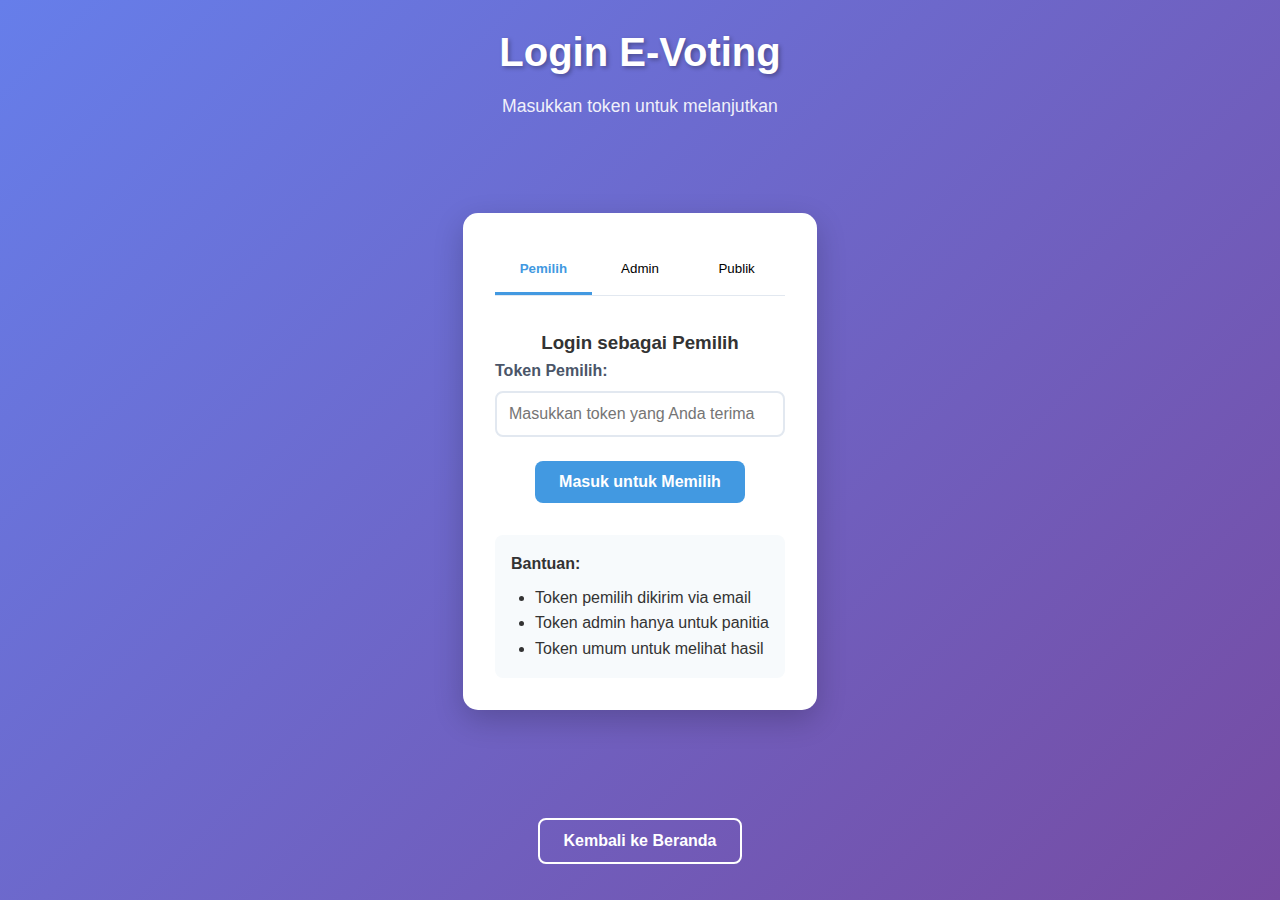
<file: admin.html>
<!DOCTYPE html>
<html lang="id">
<head>
    <meta charset="UTF-8">
    <meta name="viewport" content="width=device-width, initial-scale=1.0">
    <title>Admin Dashboard - E-Voting KKG PAI Bantul</title>
    <link rel="stylesheet" href="assets/css/style.css">
    <style>
        .admin-container {
            display: grid;
            grid-template-columns: 250px 1fr;
            gap: 2rem;
            min-height: 80vh;
        }

        .admin-sidebar {
            background: white;
            border-radius: 12px;
            padding: 1.5rem;
            box-shadow: 0 4px 6px rgba(0, 0, 0, 0.1);
        }

        .admin-content {
            background: white;
            border-radius: 12px;
            padding: 2rem;
            box-shadow: 0 4px 6px rgba(0, 0, 0, 0.1);
        }

        .admin-nav {
            list-style: none;
            padding: 0;
            margin: 0;
        }

        .admin-nav li {
            margin-bottom: 0.5rem;
        }

        .admin-nav a {
            display: block;
            padding: 1rem;
            text-decoration: none;
            color: #4a5568;
            border-radius: 8px;
            transition: all 0.3s ease;
            cursor: pointer;
        }

        .admin-nav a:hover,
        .admin-nav a.active {
            background: #4299e1;
            color: white;
        }

        .admin-section {
            display: none;
        }

        .admin-section.active {
            display: block;
        }

        .admin-card {
            background: #f7fafc;
            border-radius: 10px;
            padding: 1.5rem;
            margin-bottom: 1.5rem;
            border-left: 4px solid #4299e1;
        }

        .admin-stats {
            display: grid;
            grid-template-columns: repeat(auto-fit, minmax(200px, 1fr));
            gap: 1rem;
            margin-bottom: 2rem;
        }

        .admin-stat {
            background: white;
            padding: 1.5rem;
            border-radius: 10px;
            text-align: center;
            box-shadow: 0 2px 4px rgba(0, 0, 0, 0.1);
        }

        .admin-stat .number {
            font-size: 2rem;
            font-weight: bold;
            color: #2d3748;
            margin-bottom: 0.5rem;
        }

        .admin-stat .label {
            color: #718096;
            font-size: 0.9rem;
        }

        .config-grid {
            display: grid;
            grid-template-columns: repeat(auto-fit, minmax(300px, 1fr));
            gap: 1rem;
        }

        .config-item {
            background: white;
            padding: 1.5rem;
            border-radius: 10px;
            border: 1px solid #e2e8f0;
        }

        .token-display {
            background: #f7fafc;
            padding: 1rem;
            border-radius: 8px;
            font-family: monospace;
            font-size: 1.1rem;
            margin: 1rem 0;
            border: 1px dashed #cbd5e0;
        }

        .action-buttons {
            display: flex;
            gap: 1rem;
            flex-wrap: wrap;
            margin: 1rem 0;
        }

        .system-health {
            display: flex;
            align-items: center;
            gap: 0.5rem;
            padding: 0.5rem 1rem;
            border-radius: 20px;
            font-weight: 600;
        }

        .health-healthy {
            background: #c6f6d5;
            color: #22543d;
        }

        .health-degraded {
            background: #feebc8;
            color: #744210;
        }

        .health-unhealthy {
            background: #fed7d7;
            color: #742a2a;
        }

        .log-entry {
            padding: 1rem;
            border-bottom: 1px solid #e2e8f0;
            font-family: monospace;
            font-size: 0.9rem;
        }

        .log-level-INFO { color: #4299e1; }
        .log-level-WARN { color: #d69e2e; }
        .log-level-ERROR { color: #e53e3e; }

        .user-info {
            background: #f0f9ff;
            padding: 1rem;
            border-radius: 8px;
            margin-bottom: 1rem;
        }
    </style>
</head>
<body>
    <div class="container">
        <header>
            <h1>Admin Dashboard</h1>
            <p>Panel pengelolaan sistem E-Voting KKG PAI Bantul</p>
        </header>

        <div class="user-info">
            <strong>Admin:</strong> <span id="adminUser">Loading...</span> | 
            <span id="systemHealth" class="system-health health-healthy">Loading...</span> |
            <button onclick="logout()" class="btn btn-outline" style="margin-left: 1rem;">Logout</button>
        </div>

        <div class="admin-container">
            <!-- Sidebar Navigation -->
            <nav class="admin-sidebar">
                <ul class="admin-nav">
                    <li><a class="nav-link active" data-section="dashboard">📊 Dashboard</a></li>
                    <li><a class="nav-link" data-section="voting-management">🗳️ Management Voting</a></li>
                    <li><a class="nav-link" data-section="token-management">🔑 Management Token</a></li>
                    <li><a class="nav-link" data-section="results">📈 Hasil Voting</a></li>
                    <li><a class="nav-link" data-section="system-config">⚙️ Konfigurasi Sistem</a></li>
                    <li><a class="nav-link" data-section="system-logs">📋 System Logs</a></li>
                    <li><a class="nav-link" data-section="maintenance">🔧 Maintenance</a></li>
                </ul>
            </nav>

            <!-- Main Content -->
            <main class="admin-content">
                <!-- Dashboard Section -->
                <section id="dashboard" class="admin-section active">
                    <h2>Dashboard Overview</h2>
                    <div class="admin-stats" id="dashboardStats">
                        <!-- Stats will be loaded here -->
                    </div>
                    
                    <div class="admin-card">
                        <h3>Quick Actions</h3>
                        <div class="action-buttons">
                            <button onclick="generateTokens()" class="btn btn-primary">Generate Token</button>
                            <button onclick="sendInvitations()" class="btn btn-secondary">Kirim Email</button>
                            <button onclick="toggleVoting()" class="btn btn-outline">Toggle Voting</button>
                            <button onclick="showResults()" class="btn btn-outline">Toggle Hasil</button>
                        </div>
                    </div>

                    <div class="admin-card">
                        <h3>System Information</h3>
                        <div id="systemInfo">
                            <!-- System info will be loaded here -->
                        </div>
                    </div>
                </section>

                <!-- Voting Management Section -->
                <section id="voting-management" class="admin-section">
                    <h2>Management Voting</h2>
                    <div class="config-grid">
                        <div class="config-item">
                            <h4>Status Voting</h4>
                            <p id="votingStatusText">Loading...</p>
                            <button onclick="toggleVoting()" class="btn btn-primary" id="toggleVotingBtn">
                                Loading...
                            </button>
                        </div>
                        
                        <div class="config-item">
                            <h4>Status Hasil</h4>
                            <p id="resultsStatusText">Loading...</p>
                            <button onclick="toggleResults()" class="btn btn-secondary" id="toggleResultsBtn">
                                Loading...
                            </button>
                        </div>
                    </div>
                </section>

                <!-- Token Management Section -->
                <section id="token-management" class="admin-section">
                    <h2>Management Token</h2>
                    <div class="admin-card">
                        <h4>Token Administrator</h4>
                        <div class="token-display" id="adminToken">Loading...</div>
                        <button onclick="regenerateAdminToken()" class="btn btn-outline">
                            Regenerate Token Admin
                        </button>
                    </div>

                    <div class="admin-card">
                        <h4>Token Umum</h4>
                        <div class="token-display" id="publicToken">Loading...</div>
                        <button onclick="regeneratePublicToken()" class="btn btn-outline">
                            Regenerate Token Umum
                        </button>
                    </div>

                    <div class="admin-card">
                        <h4>Management Token Pemilih</h4>
                        <div class="action-buttons">
                            <button onclick="generateTokens()" class="btn btn-primary">
                                Generate Token untuk Semua Pemilih
                            </button>
                            <button onclick="sendInvitations()" class="btn btn-secondary">
                                Kirim Email Undangan
                            </button>
                        </div>
                        <p><small>Generate token untuk pemilih yang belum memiliki token</small></p>
                    </div>
                </section>

                <!-- Results Section -->
                <section id="results" class="admin-section">
                    <h2>Hasil Voting</h2>
                    <div id="adminResultsContainer">
                        <!-- Results will be loaded here -->
                    </div>
                </section>

                <!-- System Configuration Section -->
                <section id="system-config" class="admin-section">
                    <h2>Konfigurasi Sistem</h2>
                    <div class="config-grid" id="configGrid">
                        <!-- Configuration items will be loaded here -->
                    </div>
                </section>

                <!-- System Logs Section -->
                <section id="system-logs" class="admin-section">
                    <h2>System Logs</h2>
                    <div class="action-buttons">
                        <button onclick="loadLogs()" class="btn btn-primary">Refresh Logs</button>
                        <button onclick="clearLogs()" class="btn btn-outline">Clear Logs</button>
                    </div>
                    <div id="logsContainer" style="max-height: 500px; overflow-y: auto; margin-top: 1rem;">
                        <!-- Logs will be loaded here -->
                    </div>
                </section>

                <!-- Maintenance Section -->
                <section id="maintenance" class="admin-section">
                    <h2>System Maintenance</h2>
                    <div class="admin-card">
                        <h4>Backup & Recovery</h4>
                        <div class="action-buttons">
                            <button onclick="backupSystem()" class="btn btn-primary">Backup Data</button>
                            <button onclick="repairSystem()" class="btn btn-secondary">Repair System</button>
                            <button onclick="clearCache()" class="btn btn-outline">Clear Cache</button>
                        </div>
                    </div>

                    <div class="admin-card">
                        <h4>System Health</h4>
                        <div id="healthStatus">
                            <!-- Health status will be loaded here -->
                        </div>
                    </div>
                </section>
            </main>
        </div>
    </div>

    <script src="assets/js/app.js"></script>
    <script src="assets/js/auth.js"></script>
    <script src="assets/js/admin.js"></script>
    <script>
        // Initialize admin page
        document.addEventListener('DOMContentLoaded', function() {
            if (!getSession('adminSession')) {
                window.location.href = 'login.html';
                return;
            }
            
            initializeAdminPage();
        });

        // Navigation handling
        document.querySelectorAll('.nav-link').forEach(link => {
            link.addEventListener('click', function() {
                const sectionId = this.getAttribute('data-section');
                
                // Update active nav
                document.querySelectorAll('.nav-link').forEach(nav => {
                    nav.classList.remove('active');
                });
                this.classList.add('active');
                
                // Show selected section
                document.querySelectorAll('.admin-section').forEach(section => {
                    section.classList.remove('active');
                });
                document.getElementById(sectionId).classList.add('active');
            });
        });
    </script>
</body>
</html>
</file>
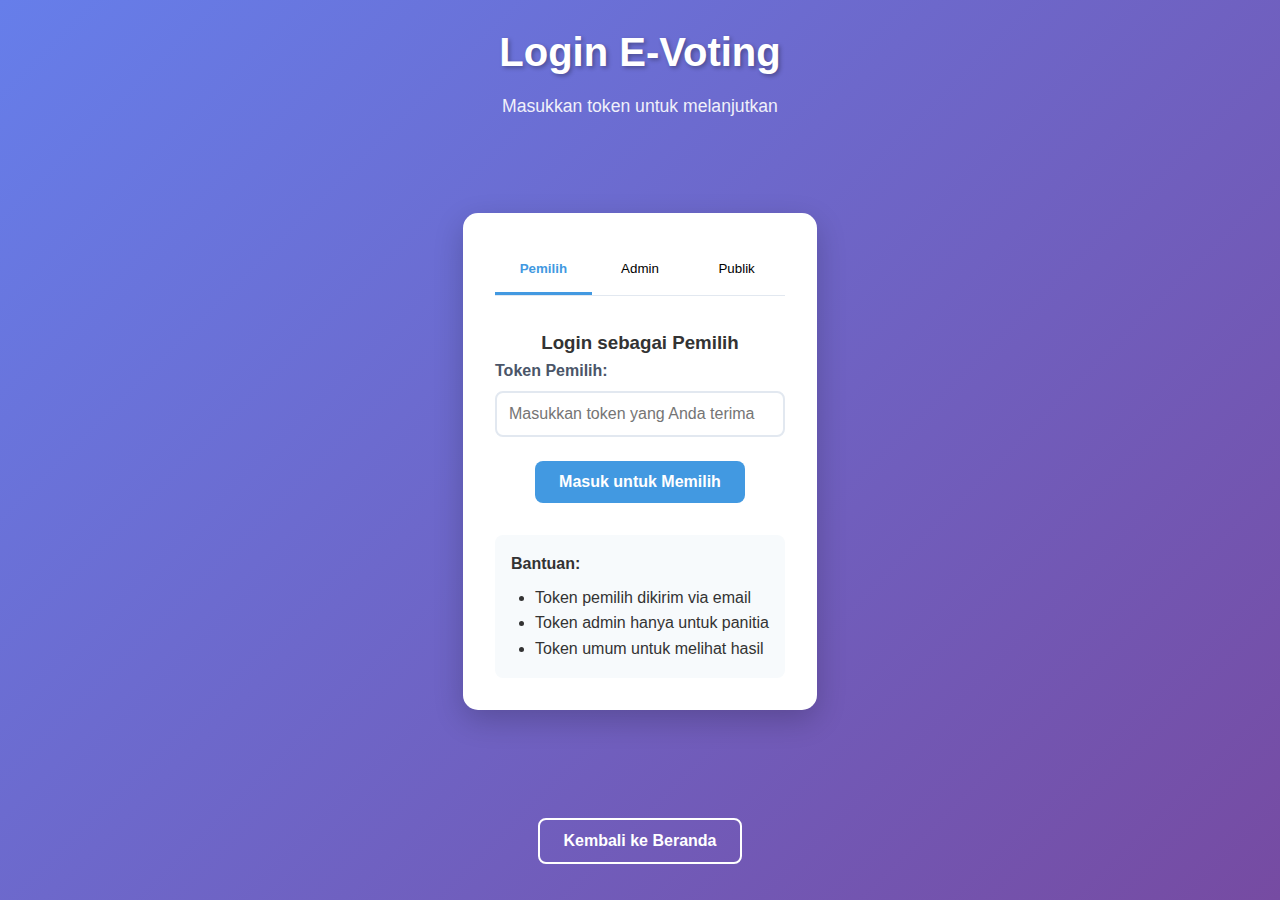
<file: login.html>
<!DOCTYPE html>
<html lang="id">
<head>
    <meta charset="UTF-8">
    <meta name="viewport" content="width=device-width, initial-scale=1.0">
    <title>Login - E-Voting KKG PAI Bantul</title>
    <link rel="stylesheet" href="assets/css/style.css">
</head>
<body>
    <div class="container">
        <header>
            <h1>Login E-Voting</h1>
            <p>Masukkan token untuk melanjutkan</p>
        </header>

        <main class="login-container">
            <div class="login-card">
                <div class="tab-navigation">
                    <button class="tab-btn active" onclick="switchTab('voter')">Pemilih</button>
                    <button class="tab-btn" onclick="switchTab('admin')">Admin</button>
                    <button class="tab-btn" onclick="switchTab('public')">Publik</button>
                </div>

                <div id="voter-tab" class="tab-content active">
                    <h3>Login sebagai Pemilih</h3>
                    <form id="voterLoginForm">
                        <div class="form-group">
                            <label for="voterToken">Token Pemilih:</label>
                            <input type="text" id="voterToken" required 
                                   placeholder="Masukkan token yang Anda terima">
                        </div>
                        <button type="submit" class="btn btn-primary">Masuk untuk Memilih</button>
                    </form>
                </div>

                <div id="admin-tab" class="tab-content">
                    <h3>Login sebagai Admin</h3>
                    <form id="adminLoginForm">
                        <div class="form-group">
                            <label for="adminToken">Token Admin:</label>
                            <input type="password" id="adminToken" required 
                                   placeholder="Masukkan token admin">
                        </div>
                        <button type="submit" class="btn btn-primary">Masuk ke Dashboard</button>
                    </form>
                </div>

                <div id="public-tab" class="tab-content">
                    <h3>Akses Publik</h3>
                    <form id="publicLoginForm">
                        <div class="form-group">
                            <label for="publicToken">Token Umum:</label>
                            <input type="password" id="publicToken" required 
                                   placeholder="Masukkan token umum">
                        </div>
                        <button type="submit" class="btn btn-secondary">Akses Publik</button>
                    </form>
                </div>

                <div class="login-help">
                    <p><strong>Bantuan:</strong></p>
                    <ul>
                        <li>Token pemilih dikirim via email</li>
                        <li>Token admin hanya untuk panitia</li>
                        <li>Token umum untuk melihat hasil</li>
                    </ul>
                </div>
            </div>
        </main>

        <footer>
            <button onclick="goToHome()" class="btn btn-outline">Kembali ke Beranda</button>
        </footer>
    </div>

    <script src="assets/js/auth.js"></script>
    <script>
        function switchTab(tabName) {
            // Hide all tabs
            document.querySelectorAll('.tab-content').forEach(tab => {
                tab.classList.remove('active');
            });
            document.querySelectorAll('.tab-btn').forEach(btn => {
                btn.classList.remove('active');
            });

            // Show selected tab
            document.getElementById(tabName + '-tab').classList.add('active');
            event.target.classList.add('active');
        }

        function goToHome() {
            window.location.href = 'index.html';
        }

        // Form submissions
        document.getElementById('voterLoginForm').addEventListener('submit', async function(e) {
            e.preventDefault();
            const token = document.getElementById('voterToken').value;
            await handleVoterLogin(token);
        });

        document.getElementById('adminLoginForm').addEventListener('submit', async function(e) {
            e.preventDefault();
            const token = document.getElementById('adminToken').value;
            await handleAdminLogin(token);
        });

        document.getElementById('publicLoginForm').addEventListener('submit', async function(e) {
            e.preventDefault();
            const token = document.getElementById('publicToken').value;
            await handlePublicLogin(token);
        });
    </script>
</body>
</html>
</file>
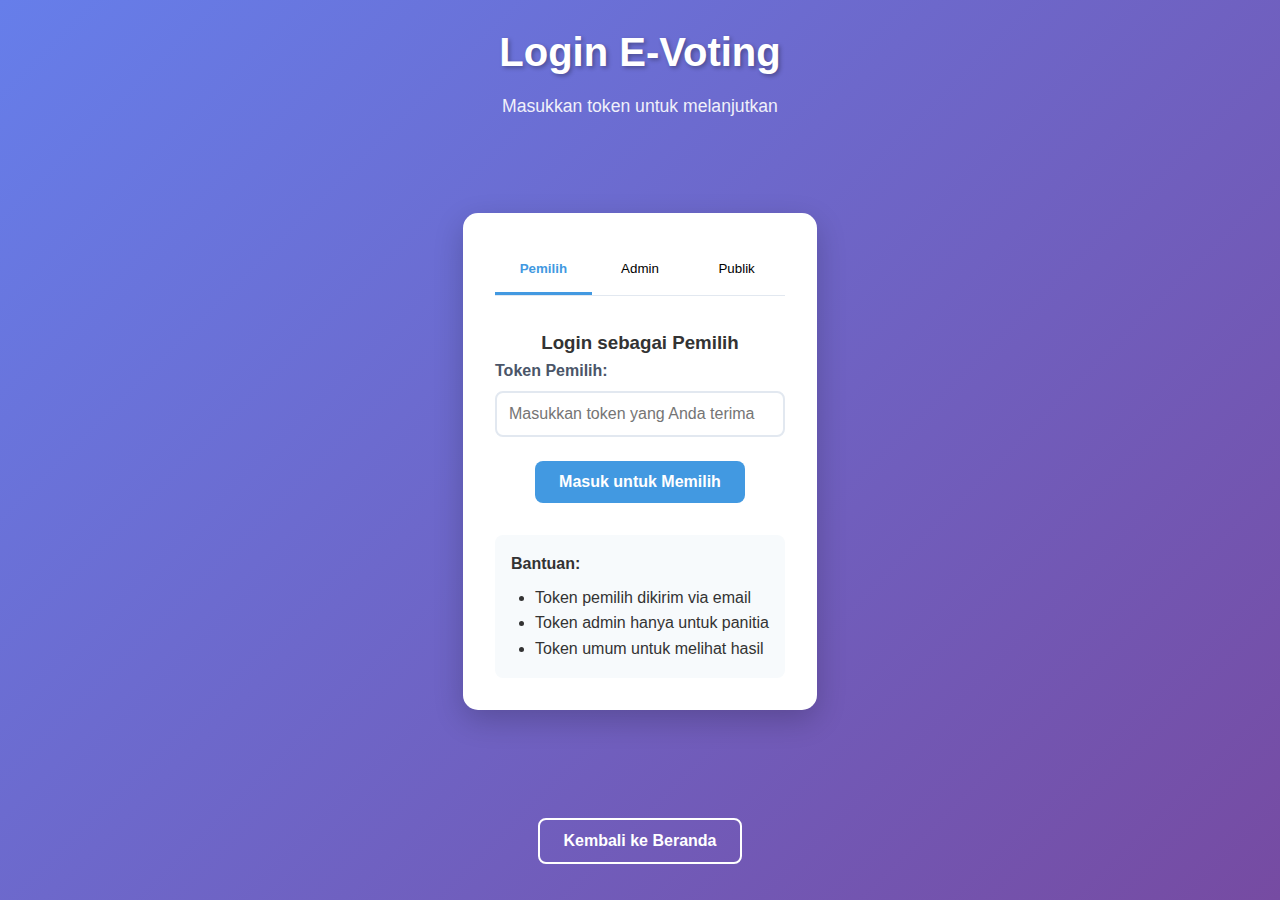
<file: voting.html>
<!DOCTYPE html>
<html lang="id">
<head>
    <meta charset="UTF-8">
    <meta name="viewport" content="width=device-width, initial-scale=1.0">
    <title>Voting - E-Voting KKG PAI Bantul</title>
    <link rel="stylesheet" href="assets/css/style.css">
    <style>
        .candidate-grid {
            display: grid;
            grid-template-columns: repeat(auto-fill, minmax(300px, 1fr));
            gap: 1.5rem;
            margin: 2rem 0;
        }

        .candidate-card {
            background: white;
            border-radius: 12px;
            padding: 1.5rem;
            box-shadow: 0 4px 6px rgba(0, 0, 0, 0.1);
            transition: all 0.3s ease;
            border: 3px solid transparent;
            cursor: pointer;
        }

        .candidate-card:hover {
            transform: translateY(-5px);
            box-shadow: 0 8px 15px rgba(0, 0, 0, 0.2);
        }

        .candidate-card.selected {
            border-color: #4299e1;
            background: #f0f9ff;
        }

        .candidate-image {
            width: 100px;
            height: 100px;
            border-radius: 50%;
            object-fit: cover;
            margin: 0 auto 1rem;
            display: block;
            border: 4px solid #e2e8f0;
        }

        .candidate-card.selected .candidate-image {
            border-color: #4299e1;
        }

        .candidate-info {
            text-align: center;
        }

        .candidate-name {
            font-size: 1.2rem;
            font-weight: 600;
            color: #2d3748;
            margin-bottom: 0.5rem;
        }

        .candidate-school {
            color: #718096;
            margin-bottom: 0.25rem;
        }

        .candidate-region {
            color: #a0aec0;
            font-size: 0.9rem;
        }

        .selection-badge {
            background: #4299e1;
            color: white;
            width: 30px;
            height: 30px;
            border-radius: 50%;
            display: flex;
            align-items: center;
            justify-content: center;
            margin: 0 auto 1rem;
            font-weight: bold;
        }

        .voting-progress {
            background: white;
            padding: 1.5rem;
            border-radius: 10px;
            margin-bottom: 2rem;
            box-shadow: 0 4px 6px rgba(0, 0, 0, 0.1);
        }

        .progress-bar {
            background: #e2e8f0;
            border-radius: 10px;
            height: 20px;
            margin: 1rem 0;
            overflow: hidden;
        }

        .progress-fill {
            background: linear-gradient(90deg, #48bb78, #38a169);
            height: 100%;
            transition: width 0.3s ease;
            border-radius: 10px;
        }

        .selected-count {
            font-size: 1.5rem;
            font-weight: bold;
            color: #2d3748;
            text-align: center;
            margin: 1rem 0;
        }

        .voting-instructions {
            background: #fff3cd;
            border: 1px solid #ffeaa7;
            border-radius: 8px;
            padding: 1rem;
            margin-bottom: 2rem;
        }

        .instructions-list {
            margin: 0.5rem 0 0 1.5rem;
        }

        .submit-section {
            position: sticky;
            bottom: 0;
            background: white;
            padding: 1.5rem;
            border-top: 2px solid #e2e8f0;
            text-align: center;
        }
    </style>
</head>
<body>
    <div class="container">
        <header>
            <h1>Pemilihan Pengurus KKG PAI Bantul</h1>
            <p>Pilih <span id="requiredCount">5</span> kandidat yang menurut Anda paling kompeten</p>
        </header>

        <main>
            <div class="voting-progress">
                <h3>Progress Pemilihan</h3>
                <div class="selected-count">
                    <span id="currentCount">0</span> / <span id="maxCount">5</span> terpilih
                </div>
                <div class="progress-bar">
                    <div class="progress-fill" id="progressFill" style="width: 0%"></div>
                </div>
                <p id="progressText">Silakan pilih kandidat di bawah</p>
            </div>

            <div class="voting-instructions">
                <h4>📋 Petunjuk Voting:</h4>
                <ul class="instructions-list">
                    <li>Pilih <strong>tepat 5 kandidat</strong> yang menurut Anda paling kompeten</li>
                    <li>Klik foto kandidat untuk memilih/membatalkan pilihan</li>
                    <li>Urutan pilihan tidak mempengaruhi hasil</li>
                    <li>Pastikan pilihan Anda sudah final sebelum submit</li>
                    <li><strong>Setelah submit, tidak dapat diubah!</strong></li>
                </ul>
            </div>

            <div id="candidatesContainer" class="candidate-grid">
                <!-- Candidate cards will be loaded here -->
            </div>

            <div class="submit-section">
                <button id="submitVote" class="btn btn-primary" disabled>
                    🗳️ Submit Pilihan Saya
                </button>
                <button onclick="clearSelection()" class="btn btn-outline">
                    🔄 Reset Pilihan
                </button>
                <button onclick="logout()" class="btn btn-outline">
                    🔒 Logout
                </button>
            </div>
        </main>

        <!-- Confirmation Modal -->
        <div id="confirmationModal" class="modal" style="display: none;">
            <div class="modal-content">
                <h3>Konfirmasi Voting</h3>
                <p>Anda akan memilih <strong id="confirmCount">0</strong> kandidat:</p>
                <ul id="selectedList" class="selected-list"></ul>
                <p><strong>Setelah submit, pilihan tidak dapat diubah!</strong></p>
                <div class="modal-actions">
                    <button onclick="submitVote()" class="btn btn-primary">Ya, Submit Voting</button>
                    <button onclick="closeModal()" class="btn btn-outline">Batal</button>
                </div>
            </div>
        </div>
    </div>

    <script src="assets/js/app.js"></script>
    <script src="assets/js/auth.js"></script>
    <script src="assets/js/voting.js"></script>
    <script>
        // Initialize voting page
        document.addEventListener('DOMContentLoaded', function() {
            if (!getSession('voterSession')) {
                window.location.href = 'login.html';
                return;
            }
            
            initializeVotingPage();
        });

        function logout() {
            if (confirm('Yakin ingin logout? Progress voting akan hilang.')) {
                clearSession();
                window.location.href = 'index.html';
            }
        }
    </script>
</body>
</html>
</file>
<file: assets/css/style.css>
/* Reset dan Base Styles */
* {
    margin: 0;
    padding: 0;
    box-sizing: border-box;
}

body {
    font-family: 'Segoe UI', Tahoma, Geneva, Verdana, sans-serif;
    line-height: 1.6;
    color: #333;
    background: linear-gradient(135deg, #667eea 0%, #764ba2 100%);
    min-height: 100vh;
}

.container {
    max-width: 1200px;
    margin: 0 auto;
    padding: 20px;
    min-height: 100vh;
    display: flex;
    flex-direction: column;
}

/* Header */
header {
    text-align: center;
    margin-bottom: 2rem;
    color: white;
}

.logo {
    max-width: 100px;
    margin-bottom: 1rem;
}

header h1 {
    font-size: 2.5rem;
    margin-bottom: 0.5rem;
    text-shadow: 2px 2px 4px rgba(0,0,0,0.3);
}

header p {
    font-size: 1.1rem;
    opacity: 0.9;
}

/* Main Content */
.main-content {
    flex: 1;
    display: flex;
    flex-direction: column;
    gap: 2rem;
}

/* Cards */
.welcome-card, .login-card {
    background: white;
    padding: 2rem;
    border-radius: 15px;
    box-shadow: 0 10px 30px rgba(0,0,0,0.2);
    text-align: center;
}

.welcome-card h2 {
    color: #4a5568;
    margin-bottom: 1rem;
}

/* Button Styles */
.button-group {
    display: flex;
    gap: 1rem;
    justify-content: center;
    flex-wrap: wrap;
    margin: 2rem 0;
}

.btn {
    padding: 12px 24px;
    border: none;
    border-radius: 8px;
    font-size: 1rem;
    font-weight: 600;
    cursor: pointer;
    transition: all 0.3s ease;
    text-decoration: none;
    display: inline-block;
    text-align: center;
}

.btn-primary {
    background: #4299e1;
    color: white;
}

.btn-primary:hover {
    background: #3182ce;
    transform: translateY(-2px);
}

.btn-secondary {
    background: #48bb78;
    color: white;
}

.btn-secondary:hover {
    background: #38a169;
    transform: translateY(-2px);
}

.btn-outline {
    background: transparent;
    color: white;
    border: 2px solid white;
}

.btn-outline:hover {
    background: white;
    color: #667eea;
}

/* Info Cards */
.info-cards {
    display: grid;
    grid-template-columns: repeat(auto-fit, minmax(250px, 1fr));
    gap: 1.5rem;
}

.info-card {
    background: rgba(255, 255, 255, 0.95);
    padding: 1.5rem;
    border-radius: 10px;
    text-align: center;
    backdrop-filter: blur(10px);
}

.info-card h3 {
    color: #4a5568;
    margin-bottom: 0.5rem;
}

/* Login Styles */
.login-container {
    display: flex;
    justify-content: center;
    align-items: center;
    flex: 1;
}

.tab-navigation {
    display: flex;
    margin-bottom: 2rem;
    border-bottom: 1px solid #e2e8f0;
}

.tab-btn {
    flex: 1;
    padding: 1rem;
    background: none;
    border: none;
    cursor: pointer;
    border-bottom: 3px solid transparent;
    transition: all 0.3s ease;
}

.tab-btn.active {
    border-bottom-color: #4299e1;
    color: #4299e1;
    font-weight: 600;
}

.tab-content {
    display: none;
}

.tab-content.active {
    display: block;
}

/* Form Styles */
.form-group {
    margin-bottom: 1.5rem;
    text-align: left;
}

.form-group label {
    display: block;
    margin-bottom: 0.5rem;
    font-weight: 600;
    color: #4a5568;
}

.form-group input {
    width: 100%;
    padding: 12px;
    border: 2px solid #e2e8f0;
    border-radius: 8px;
    font-size: 1rem;
    transition: border-color 0.3s ease;
}

.form-group input:focus {
    outline: none;
    border-color: #4299e1;
}

.login-help {
    margin-top: 2rem;
    padding: 1rem;
    background: #f7fafc;
    border-radius: 8px;
    text-align: left;
}

.login-help ul {
    margin-top: 0.5rem;
    padding-left: 1.5rem;
}

/* Footer */
footer {
    text-align: center;
    margin-top: 2rem;
    color: white;
    padding: 1rem;
}

/* Responsive Design */
@media (max-width: 768px) {
    .container {
        padding: 10px;
    }
    
    header h1 {
        font-size: 2rem;
    }
    
    .button-group {
        flex-direction: column;
    }
    
    .btn {
        width: 100%;
    }
    
    .info-cards {
        grid-template-columns: 1fr;
    }
}

/* Loading Animation */
.loading {
    display: inline-block;
    width: 20px;
    height: 20px;
    border: 3px solid #f3f3f3;
    border-top: 3px solid #4299e1;
    border-radius: 50%;
    animation: spin 1s linear infinite;
}

@keyframes spin {
    0% { transform: rotate(0deg); }
    100% { transform: rotate(360deg); }
}

/* Alert Messages */
.alert {
    padding: 1rem;
    border-radius: 8px;
    margin: 1rem 0;
}

.alert-success {
    background: #c6f6d5;
    color: #22543d;
    border: 1px solid #9ae6b4;
}

.alert-error {
    background: #fed7d7;
    color: #742a2a;
    border: 1px solid #feb2b2;
}

.alert-warning {
    background: #feebc8;
    color: #744210;
    border: 1px solid #fbd38d;
}
</file>
